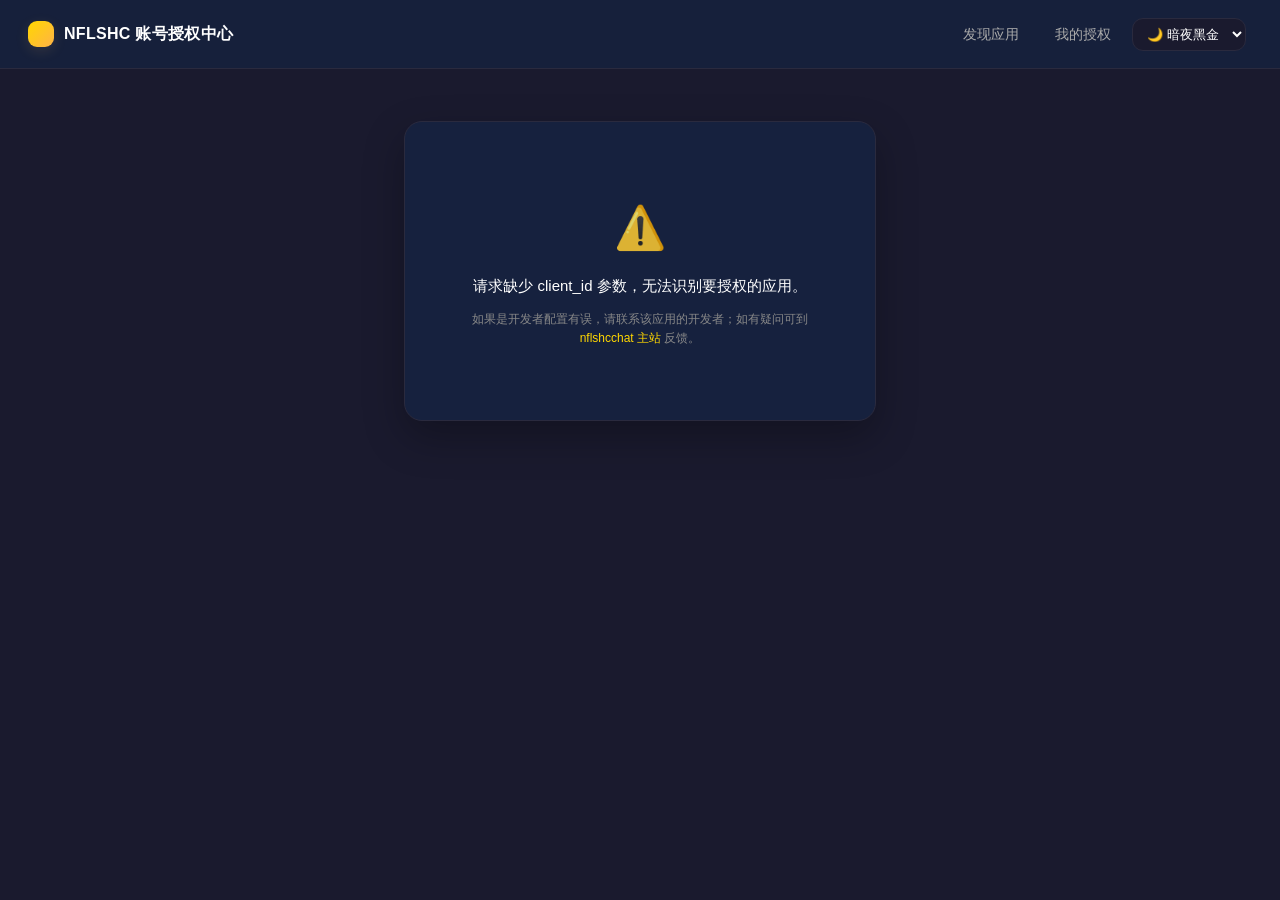
<file: authorize.html>
<!DOCTYPE html>
<html lang="zh-CN">
<head>
    <meta charset="UTF-8">
    <meta name="viewport" content="width=device-width, initial-scale=1.0">
    <title>授权确认 · NFLSHC 账号授权中心</title>
    <meta name="theme-color" content="#ffd700">
    <link rel="stylesheet" href="css/themes.css">
    <link rel="stylesheet" href="css/app.css">
    <script src="js/theme.js?v=1"></script>
</head>
<body>

<nav class="nav">
    <div class="nav-brand">
        <span class="dot"></span>
        <span>NFLSHC 账号授权中心</span>
    </div>
    <div class="nav-links">
        <a href="discover.html">发现应用</a>
        <a href="apps.html">我的授权</a>
        <select id="themeSelect" class="input" style="width:auto;padding:7px 10px;font-size:13px;"></select>
        <span class="nav-user" id="navUser"></span>
        <button id="logoutBtn" style="display:none;">退出登录</button>
    </div>
</nav>

<div class="wrap wrap-narrow">

    <div class="steps" id="steps">
        <div class="step active" id="stepLogin"><span class="step-num">1</span> 登录账号</div>
        <div class="step-line"></div>
        <div class="step" id="stepAuth"><span class="step-num">2</span> 确认授权</div>
    </div>

    <!-- 加载中 -->
    <div class="card" id="loadingCard">
        <div class="skeleton" style="width:60%;height:20px;margin-bottom:14px;"></div>
        <div class="skeleton" style="width:90%;margin-bottom:10px;"></div>
        <div class="skeleton" style="width:75%;"></div>
        <p class="hint" style="margin-top:18px;">正在读取授权请求…</p>
    </div>

    <!-- 错误 -->
    <div class="card" id="errorCard" style="display:none;">
        <div class="empty">
            <span class="icon">⚠️</span>
            <div id="errorText" style="font-size:15px;color:var(--text-primary);"></div>
            <p class="hint" style="margin-top:12px;">如果是开发者配置有误，请联系该应用的开发者；如有疑问可到 <a href="https://nflshcchat.cc.cd" target="_blank" rel="noopener">nflshcchat 主站</a> 反馈。</p>
        </div>
    </div>

    <!-- 登录 -->
    <div class="card" id="loginCard" style="display:none;">
        <h2 class="page-title" style="font-size:20px;">请先登录</h2>
        <p class="page-sub">授权前需要确认你的 nflshcchat 账号身份</p>
        <div class="alert alert-error" id="loginError" style="display:none;"></div>
        <div class="field">
            <label for="username">用户名</label>
            <input class="input" id="username" autocomplete="username" placeholder="请输入用户名">
        </div>
        <div class="field">
            <label for="password">密码</label>
            <div class="pw-wrap">
                <input class="input" id="password" type="password" autocomplete="current-password" placeholder="请输入密码">
                <button class="pw-toggle" type="button" onclick="togglePw('password', this)">👁️</button>
            </div>
        </div>
        <button class="btn btn-primary btn-block" id="loginBtn">登录并继续</button>
        <div class="auth-links" style="margin-top:14px;">
            <a href="register.html" id="registerLink">没有账号？立即注册</a>
            <a href="index.html" id="forgotLink">忘记密码？</a>
        </div>
    </div>

    <!-- 授权确认 -->
    <div class="card" id="consentCard" style="display:none;">
        <div class="app-head">
            <div class="app-logo" id="appLogo">🔗</div>
            <div style="min-width:0;">
                <div class="app-name" id="appName">应用</div>
                <div class="app-desc" id="appDesc"></div>
                <div class="app-meta" id="appMeta"></div>
            </div>
        </div>

        <div class="alert alert-info" style="margin-bottom:18px;">
            该应用请求访问以下信息。你可以取消勾选不想授权的内容，仅授权部分权限也能继续。
        </div>

        <ul class="scope-list" id="scopeList"></ul>

        <div id="alreadyGranted" class="alert alert-warning" style="display:none;margin-top:16px;"></div>

        <div class="modal-actions" style="margin-top:24px;">
            <button class="btn btn-ghost" id="denyBtn">拒绝</button>
            <button class="btn btn-primary" id="approveBtn">同意授权</button>
        </div>

        <p class="hint" style="margin-top:16px;text-align:center;">
            授权后你可以在 <a href="apps.html">我的授权</a> 中随时撤销。
        </p>
    </div>

    <!-- 完成 -->
    <div class="card" id="doneCard" style="display:none;">
        <div class="empty">
            <span class="icon" id="doneIcon">✅</span>
            <div id="doneText" style="font-size:16px;color:var(--text-primary);">授权成功，正在返回应用…</div>
            <p class="hint" style="margin-top:12px;">如果没有自动跳转，请 <a id="doneLink" href="#">点击这里</a>。</p>
        </div>
    </div>

</div>

<script src="js/api.js?v=1"></script>
<script>
(function () {
    'use strict';
    var U = window.NFLSHC.util;
    var OAuth = window.NFLSHC.OAuth;

    var params = new URLSearchParams(location.search);
    var clientId = params.get('client_id') || '';
    var redirectUri = params.get('redirect_uri') || '';
    var scopeRaw = params.get('scope') || '';
    var state = params.get('state') || '';
    var info = null;

    function show(id) {
        ['loadingCard', 'errorCard', 'loginCard', 'consentCard', 'doneCard'].forEach(function (x) {
            var el = document.getElementById(x);
            if (el) el.style.display = (x === id) ? 'block' : 'none';
        });
    }

    function fail(msg) {
        document.getElementById('errorText').textContent = msg;
        show('errorCard');
        document.getElementById('steps').style.display = 'none';
    }

    // ============ 主题选择 ============
    (function initTheme() {
        var sel = document.getElementById('themeSelect');
        var themes = ThemeManager.getThemes();
        Object.keys(themes).forEach(function (k) {
            var o = document.createElement('option');
            o.value = k; o.textContent = themes[k].icon + ' ' + themes[k].name;
            sel.appendChild(o);
        });
        sel.value = ThemeManager.getTheme();
        sel.addEventListener('change', function () { ThemeManager.setTheme(sel.value); });
    })();

    function renderNavUser() {
        var user = U.currentUser();
        var navUser = document.getElementById('navUser');
        var logoutBtn = document.getElementById('logoutBtn');
        if (user && user.username) {
            navUser.textContent = '👤 ' + user.username;
            logoutBtn.style.display = 'inline-block';
        } else {
            navUser.textContent = '';
            logoutBtn.style.display = 'none';
        }
    }

    document.getElementById('logoutBtn').addEventListener('click', function () {
        U.clearUser();
        renderNavUser();
        boot();
    });

    // ============ 启动 ============
    async function boot() {
        if (!clientId) { fail('请求缺少 client_id 参数，无法识别要授权的应用。'); return; }
        show('loadingCard');

        var user = await U.validateSession();
        renderNavUser();

        // 未登录：展示登录表单
        if (!user) {
            document.getElementById('steps').style.display = 'flex';
            document.getElementById('stepLogin').classList.add('active');
            document.getElementById('stepAuth').classList.remove('active');
            document.getElementById('registerLink').href = 'register.html?next=' + encodeURIComponent(location.href);
            show('loginCard');
            return;
        }

        await loadConsent();
    }

    // ============ 授权信息 ============
    async function loadConsent() {
        try {
            info = await OAuth.authorizeInfo(clientId, redirectUri, scopeRaw);
        } catch (e) {
            var code = (e.data && e.data.code) || '';
            var map = {
                invalid_client: '应用不存在或已被删除，请联系该应用的开发者。',
                client_suspended: '该应用已被管理员停用，暂时无法授权。',
                invalid_redirect_uri: '该应用的回调地址未正确登记，请联系该应用的开发者检查配置。',
                invalid_scope: '该应用未申请任何有效权限，请联系该应用的开发者。'
            };
            fail(map[code] || e.message || '无法读取授权请求。');
            return;
        }

        document.getElementById('steps').style.display = 'flex';
        document.getElementById('stepLogin').classList.remove('active');
        document.getElementById('stepAuth').classList.add('active');

        var c = info.client;
        document.getElementById('appName').textContent = c.name || '(未命名应用)';
        document.getElementById('appDesc').textContent = c.description || '';
        var metaParts = [];
        if (c.owner) metaParts.push('开发者：' + c.owner);
        if (c.homepage) metaParts.push('主页：' + c.homepage);
        document.getElementById('appMeta').textContent = metaParts.join(' · ');

        var logo = document.getElementById('appLogo');
        if (c.logo) {
            logo.textContent = '';
            logo.style.backgroundImage = 'url("' + String(c.logo).replace(/["\\]/g, '') + '")';
        } else {
            logo.textContent = '🔗';
        }

        // 权限清单（可勾选）
        var list = document.getElementById('scopeList');
        list.innerHTML = info.scopes.map(function (s) {
            return '<li class="scope-item' + (s.sensitive ? ' sensitive' : '') + '">' +
                '<input type="checkbox" class="scope-cb" value="' + U.escapeHtml(s.key) + '" checked ' +
                'style="margin-top:4px;width:17px;height:17px;accent-color:var(--accent-color);cursor:pointer;">' +
                '<div style="flex:1;min-width:0;">' +
                '<div class="scope-name">' + U.escapeHtml(s.name) +
                (s.sensitive ? '<span class="badge-sensitive">敏感</span>' : '') + '</div>' +
                '<div class="scope-desc">' + U.escapeHtml(s.desc) + '</div>' +
                '</div></li>';
        }).join('');

        // 已授权过的提示
        try {
            var grants = await OAuth.grants();
            var prev = (grants.grants || []).filter(function (g) { return g.clientId === c.clientId && !g.revoked; })[0];
            if (prev) {
                var el = document.getElementById('alreadyGranted');
                el.style.display = 'block';
                el.textContent = '你曾在 ' + new Date(prev.grantedAt).toLocaleString('zh-CN') + ' 授权过该应用，本次将更新授权范围。';
            }
        } catch (e) { /* 忽略 */ }

        show('consentCard');
    }

    // ============ 同意 / 拒绝 ============
    function selectedScopes() {
        return Array.prototype.slice.call(document.querySelectorAll('.scope-cb:checked')).map(function (cb) { return cb.value; });
    }

    document.getElementById('approveBtn').addEventListener('click', async function () {
        var scopes = selectedScopes();
        if (scopes.length === 0) { U.toast('请至少勾选一项权限，或点击「拒绝」', 'warning'); return; }
        var btn = this;
        btn.disabled = true;
        btn.classList.add('is-loading');
        try {
            var res = await OAuth.authorize({
                clientId: clientId, redirectUri: info.redirectUri, scopes: scopes, state: state, approve: true
            });
            finish(true, res.redirect);
        } catch (e) {
            U.toast(e.message || '授权失败', 'error');
            btn.disabled = false;
            btn.classList.remove('is-loading');
        }
    });

    document.getElementById('denyBtn').addEventListener('click', async function () {
        var btn = this;
        btn.disabled = true;
        try {
            var res = await OAuth.authorize({
                clientId: clientId, redirectUri: info ? info.redirectUri : redirectUri, scopes: [], state: state, approve: false
            });
            finish(false, res.redirect);
        } catch (e) {
            U.toast(e.message || '操作失败', 'error');
            btn.disabled = false;
        }
    });

    function finish(approved, redirect) {
        document.getElementById('steps').style.display = 'none';
        document.getElementById('doneIcon').textContent = approved ? '✅' : '🚫';
        document.getElementById('doneText').textContent = approved ? '授权成功，正在返回应用…' : '已拒绝授权，正在返回应用…';
        show('doneCard');
        if (redirect) {
            document.getElementById('doneLink').href = redirect;
            setTimeout(function () { location.href = redirect; }, 900);
        } else {
            document.getElementById('doneLink').href = 'apps.html';
            document.getElementById('doneText').textContent = '操作已完成（该应用未提供有效回调地址）。';
        }
    }

    // ============ 登录 ============
    async function doLogin() {
        var username = document.getElementById('username').value.trim();
        var password = document.getElementById('password').value;
        var errBox = document.getElementById('loginError');
        var btn = document.getElementById('loginBtn');
        errBox.style.display = 'none';
        if (!username || !password) {
            errBox.textContent = '请填写用户名和密码';
            errBox.style.display = 'block';
            return;
        }
        btn.disabled = true;
        btn.classList.add('is-loading');
        try {
            var hash = await U.hashPassword(password);
            var data = await window.NFLSHC.Account.login(username, hash);
            if (!data.token) throw new Error(data.error || '登录失败');
            window.AuthToken.set(data.token);
            U.saveUser({ username: data.username || username, isAdmin: !!data.isAdmin });
            renderNavUser();
            await loadConsent();
        } catch (e) {
            errBox.innerHTML = U.escapeHtml(e.message || '登录失败');
            if (/冻结|封禁|banned|frozen|申诉/i.test(e.message || '')) {
                errBox.innerHTML += ' <a href="index.html?appeal=1&username=' + encodeURIComponent(username) + '">前往申诉</a>';
            }
        } finally {
            btn.disabled = false;
            btn.classList.remove('is-loading');
        }
    }

    document.getElementById('loginBtn').addEventListener('click', doLogin);
    document.getElementById('password').addEventListener('keypress', function (e) { if (e.key === 'Enter') doLogin(); });
    document.getElementById('username').addEventListener('keypress', function (e) { if (e.key === 'Enter') document.getElementById('password').focus(); });

    window.togglePw = function (inputId, btn) {
        var input = document.getElementById(inputId);
        if (!input) return;
        var isPw = input.type === 'password';
        input.type = isPw ? 'text' : 'password';
        btn.textContent = isPw ? '🙈' : '👁️';
    };

    boot();
})();
</script>
</body>
</html>
</file>
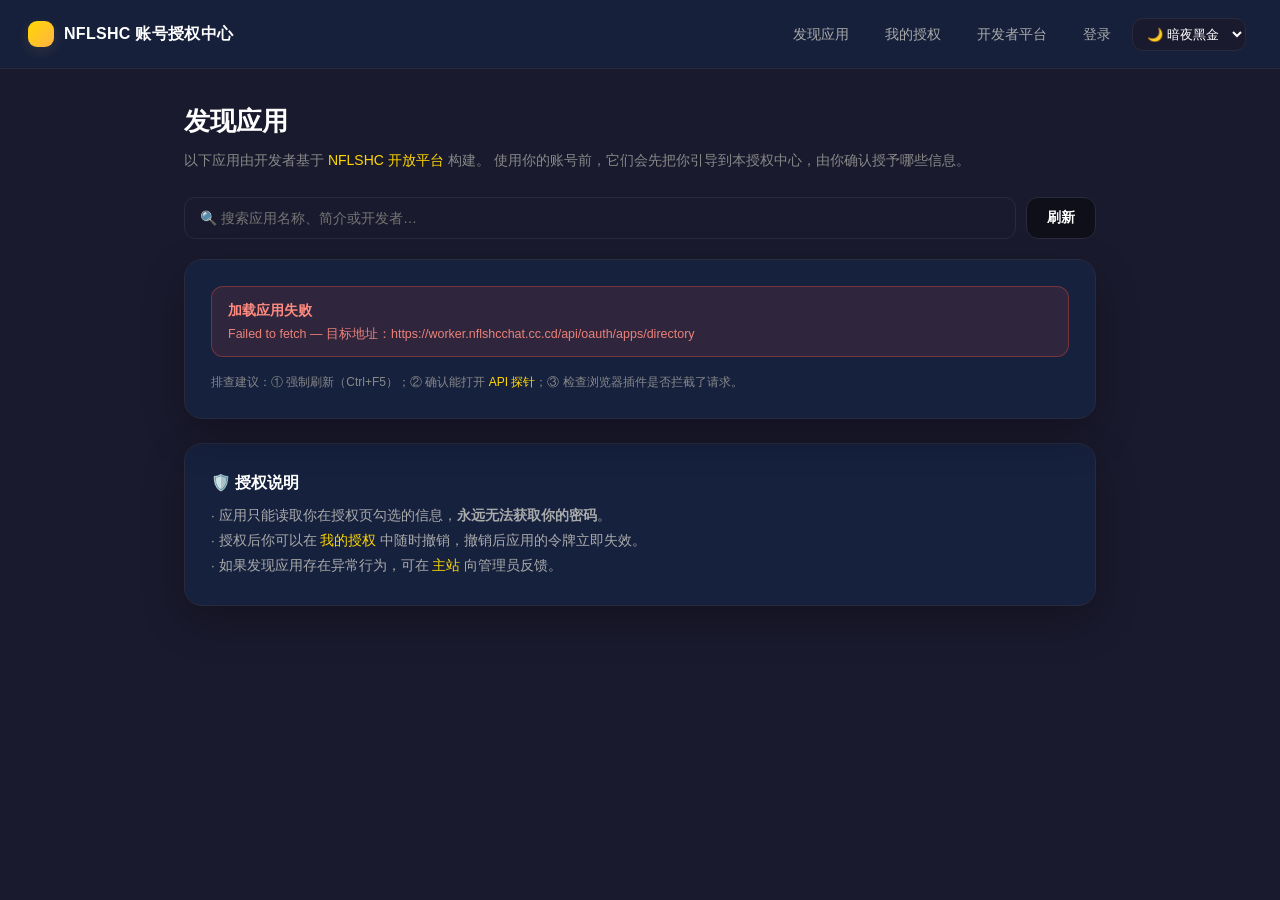
<file: discover.html>
<!DOCTYPE html>
<html lang="zh-CN">
<head>
    <meta charset="UTF-8">
    <meta name="viewport" content="width=device-width, initial-scale=1.0">
    <title>发现应用 · NFLSHC 账号授权中心</title>
    <meta name="theme-color" content="#ffd700">
    <link rel="stylesheet" href="css/themes.css">
    <link rel="stylesheet" href="css/app.css">
    <!-- theme.js 必须最先加载：提供 ThemeManager（主题）与 AuthToken（鉴权令牌） -->
    <script src="js/theme.js?v=2"></script>
    <style>
        /* 应用目录卡片 */
        .dir-grid { display: grid; grid-template-columns: repeat(auto-fill, minmax(280px, 1fr)); gap: 16px; }
        .dir-card {
            display: flex; flex-direction: column; gap: 12px;
            background: var(--bg-secondary); border: 1px solid var(--border-color);
            border-radius: 16px; padding: 18px;
            transition: transform .18s, border-color .18s, box-shadow .18s;
        }
        .dir-card:hover { transform: translateY(-3px); border-color: var(--accent-color); box-shadow: 0 14px 32px rgba(0,0,0,.32); }
        .dir-head { display: flex; gap: 12px; align-items: flex-start; }
        .dir-logo {
            width: 48px; height: 48px; border-radius: 13px; flex-shrink: 0;
            background: var(--bg-tertiary) center/cover no-repeat;
            border: 1px solid var(--border-color);
            display: flex; align-items: center; justify-content: center; font-size: 22px;
        }
        .dir-name { font-size: 16px; font-weight: 700; display: flex; align-items: center; gap: 6px; flex-wrap: wrap; }
        .dir-desc {
            font-size: 13px; color: var(--text-secondary); line-height: 1.65; flex: 1;
            display: -webkit-box; -webkit-line-clamp: 3; -webkit-box-orient: vertical; overflow: hidden;
        }
        .dir-meta { font-size: 12px; color: var(--text-muted); }
        .dir-foot { display: flex; align-items: center; justify-content: space-between; gap: 10px; margin-top: auto; }
        .tag {
            font-size: 11px; padding: 2px 9px; border-radius: 20px;
            background: var(--accent-color-alpha); color: var(--accent-color);
            border: 1px solid var(--accent-color);
        }
        .tag.bot { background: rgba(52,152,219,.14); color: #6cb6ef; border-color: rgba(52,152,219,.5); }
        .search-row { display: flex; gap: 10px; margin-bottom: 20px; flex-wrap: wrap; }
    </style>
</head>
<body>

<nav class="nav">
    <div class="nav-brand">
        <span class="dot"></span>
        <span>NFLSHC 账号授权中心</span>
    </div>
    <div class="nav-links">
        <a href="discover.html">发现应用</a>
        <a href="apps.html">我的授权</a>
        <a href="https://platform.nflshcchat.cc.cd" target="_blank" rel="noopener">开发者平台</a>
        <select id="themeSelect" class="input" style="width:auto;padding:7px 10px;font-size:13px;"></select>
        <span class="nav-user" id="navUser"></span>
        <button id="logoutBtn" style="display:none;">退出登录</button>
    </div>
</nav>

<div class="wrap">
    <h1 class="page-title">发现应用</h1>
    <p class="page-sub">
        以下应用由开发者基于 <a href="https://platform.nflshcchat.cc.cd" target="_blank" rel="noopener">NFLSHC 开放平台</a> 构建。
        使用你的账号前，它们会先把你引导到本授权中心，由你确认授予哪些信息。
    </p>

    <div class="search-row">
        <input class="input" id="searchBox" placeholder="🔍 搜索应用名称、简介或开发者…" style="flex:1;min-width:220px;">
        <button class="btn btn-ghost" id="refreshBtn">刷新</button>
    </div>

    <div id="appList" class="dir-grid">
        <div class="card" style="grid-column:1/-1;">
            <div class="skeleton" style="width:45%;height:18px;margin-bottom:14px;"></div>
            <div class="skeleton" style="width:80%;margin-bottom:10px;"></div>
            <div class="skeleton" style="width:65%;"></div>
        </div>
    </div>

    <div class="card" style="margin-top:24px;">
        <h3 style="font-size:16px;margin-bottom:8px;">🛡️ 授权说明</h3>
        <p style="font-size:13.5px;color:var(--text-secondary);line-height:1.85;">
            · 应用只能读取你在授权页勾选的信息，<strong>永远无法获取你的密码</strong>。<br>
            · 授权后你可以在 <a href="apps.html">我的授权</a> 中随时撤销，撤销后应用的令牌立即失效。<br>
            · 如果发现应用存在异常行为，可在 <a href="https://nflshcchat.cc.cd" target="_blank" rel="noopener">主站</a> 向管理员反馈。
        </p>
    </div>
</div>

<script src="js/api.js?v=2"></script>
<script>
(function () {
    'use strict';

    var API_URL = 'https://worker.nflshcchat.cc.cd/api/oauth/apps/directory';

    function showFatal(title, detail) {
        var el = document.getElementById('appList');
        if (!el) { alert(title + '\n' + (detail || '')); return; }
        el.innerHTML = '<div class="card" style="grid-column:1/-1;">' +
            '<div class="alert alert-error"><b>' + String(title).replace(/[<>&]/g, '') + '</b>' +
            (detail ? '<br><span style="font-size:12.5px;opacity:.9;word-break:break-all;">' + String(detail).replace(/[<>&]/g, '') + '</span>' : '') +
            '</div>' +
            '<p class="hint" style="margin-top:10px;">排查建议：① 强制刷新（Ctrl+F5）；② 确认能打开 <a href="https://worker.nflshcchat.cc.cd/api/oauth/scopes" target="_blank" rel="noopener">API 探针</a>；③ 检查浏览器插件是否拦截了请求。</p>' +
            '</div>';
    }

    // 全局兜底：脚本错误/未捕获的 Promise 拒绝也显示出来，避免只剩骨架屏
    window.addEventListener('error', function (e) {
        showFatal('页面脚本出错', (e && e.message) || '未知错误');
    });
    window.addEventListener('unhandledrejection', function (e) {
        var r = e && e.reason;
        showFatal('请求未完成', (r && (r.message || r)) || '未知原因');
    });

    // 依赖检查：api.js / theme.js 没加载成功时给出明确提示
    if (!window.NFLSHC || !window.NFLSHC.util || !window.NFLSHC.request) {
        showFatal('公共脚本未加载', 'js/api.js 或 js/theme.js 加载失败，请强制刷新（Ctrl+F5）重试。');
        return;
    }

    var U = window.NFLSHC.util;
    var appList = document.getElementById('appList');
    var searchBox = document.getElementById('searchBox');
    var allApps = [];

    (function () {
        var sel = document.getElementById('themeSelect');
        var themes = ThemeManager.getThemes();
        Object.keys(themes).forEach(function (k) {
            var o = document.createElement('option');
            o.value = k; o.textContent = themes[k].icon + ' ' + themes[k].name;
            sel.appendChild(o);
        });
        sel.value = ThemeManager.getTheme();
        sel.addEventListener('change', function () { ThemeManager.setTheme(sel.value); });
    })();

    document.getElementById('logoutBtn').addEventListener('click', async function () {
        try { await window.NFLSHC.request('/api/auth/logout', { method: 'POST' }); } catch (e) { /* 忽略 */ }
        U.clearUser();
        location.href = 'index.html';
    });

    var SCOPE_SHORT = {
        profile: '基本资料', email: '邮箱', rooms: '群聊列表',
        friends: '好友列表', messages: '消息内容', stats: '统计信息'
    };

    function render(apps) {
        if (apps.length === 0) {
            appList.innerHTML = '<div class="card" style="grid-column:1/-1;"><div class="empty">' +
                '<span class="icon">🔍</span>没有找到匹配的应用<br>' +
                '<span class="hint">换个关键词试试，或清空搜索框查看全部应用。</span></div></div>';
            return;
        }
        appList.innerHTML = apps.map(function (a) {
            var scopes = (a.scopes || []).slice(0, 4).map(function (s) {
                return '<span class="chip">' + U.escapeHtml(SCOPE_SHORT[s] || s) + '</span>';
            }).join('');
            var more = (a.scopes || []).length > 4 ? '<span class="chip muted">+' + ((a.scopes || []).length - 4) + '</span>' : '';
            return '<div class="dir-card">' +
                '<div class="dir-head">' +
                '<div class="dir-logo"' + (a.logo ? ' style="background-image:url(\'' + String(a.logo).replace(/["'\\]/g, '') + '\')"' : '') + '>' +
                (a.logo ? '' : '🔗') + '</div>' +
                '<div style="min-width:0;flex:1;">' +
                '<div class="dir-name">' + U.escapeHtml(a.name) +
                (a.isBot ? '<span class="tag bot">机器人</span>' : '') + '</div>' +
                '<div class="dir-meta">' + U.escapeHtml(a.owner || '未知开发者') + ' · ' +
                (a.authorizedUsers || 0) + ' 人已授权</div>' +
                '</div></div>' +
                '<div class="dir-desc">' + U.escapeHtml(a.description || '该应用未填写简介') + '</div>' +
                '<div class="grant-scopes">' + scopes + more + '</div>' +
                '<div class="dir-foot">' +
                (a.homepage ? '<a class="btn btn-ghost btn-sm" href="' + U.escapeHtml(a.homepage) + '" target="_blank" rel="noopener">访问官网</a>' : '<span></span>') +
                '<a class="btn btn-primary btn-sm" href="authorize.html?client_id=' + encodeURIComponent(a.clientId) + '">使用此应用</a>' +
                '</div></div>';
        }).join('');
    }

    function filter() {
        var q = searchBox.value.trim().toLowerCase();
        if (!q) { render(allApps); return; }
        render(allApps.filter(function (a) {
            return (a.name + ' ' + a.description + ' ' + a.owner).toLowerCase().indexOf(q) !== -1;
        }));
    }

    async function load() {
        appList.innerHTML = '<div class="card" style="grid-column:1/-1;"><div class="skeleton" style="width:40%;height:18px;margin-bottom:12px;"></div><div class="skeleton" style="width:75%;"></div></div>';
        try {
            // 直接调用公开接口（不经封装），便于把真实 HTTP 状态暴露到界面上
            var ctrl = new AbortController();
            var timer = setTimeout(function () { ctrl.abort(); }, 12000);
            var res;
            try {
                res = await fetch(API_URL, { signal: ctrl.signal, headers: { 'Accept': 'application/json' } });
            } finally { clearTimeout(timer); }

            if (!res.ok) {
                var body = '';
                try { body = (await res.text()).slice(0, 200); } catch (e) { /* 忽略 */ }
                showFatal('接口返回 HTTP ' + res.status, body || res.statusText || '');
                return;
            }
            var data = await res.json().catch(function () { return null; });
            if (!data) { showFatal('接口返回的不是合法 JSON', '请稍后重试'); return; }
            allApps = data.apps || [];
            if (allApps.length === 0) {
                appList.innerHTML = '<div class="card" style="grid-column:1/-1;"><div class="empty">' +
                    '<span class="icon">🚀</span>还没有应用上架<br>' +
                    '<span class="hint">成为第一个开发者：前往 <a href="https://platform.nflshcchat.cc.cd" target="_blank" rel="noopener">开发者平台</a> 创建应用。</span></div></div>';
                return;
            }
            filter();
        } catch (e) {
            var msg = (e && e.name === 'AbortError') ? '请求超时（12 秒无响应）' : ((e && e.message) || String(e));
            showFatal('加载应用失败', msg + ' — 目标地址：' + API_URL);
        }
    }

    searchBox.addEventListener('input', filter);
    document.getElementById('refreshBtn').addEventListener('click', load);

    (async function boot() {
        // 应用目录是公开接口，未登录也能浏览
        var user = U.currentUser();
        if (user && user.username) {
            document.getElementById('navUser').textContent = '👤 ' + user.username;
            document.getElementById('logoutBtn').style.display = 'inline-block';
        } else {
            document.getElementById('logoutBtn').style.display = 'none';
            var nav = document.querySelector('.nav-links');
            var loginLink = document.createElement('a');
            loginLink.href = 'index.html?next=' + encodeURIComponent('discover.html');
            loginLink.textContent = '登录';
            nav.insertBefore(loginLink, document.getElementById('themeSelect'));
        }
        await load();
    })();
})();
</script>
</body>
</html>
</file>
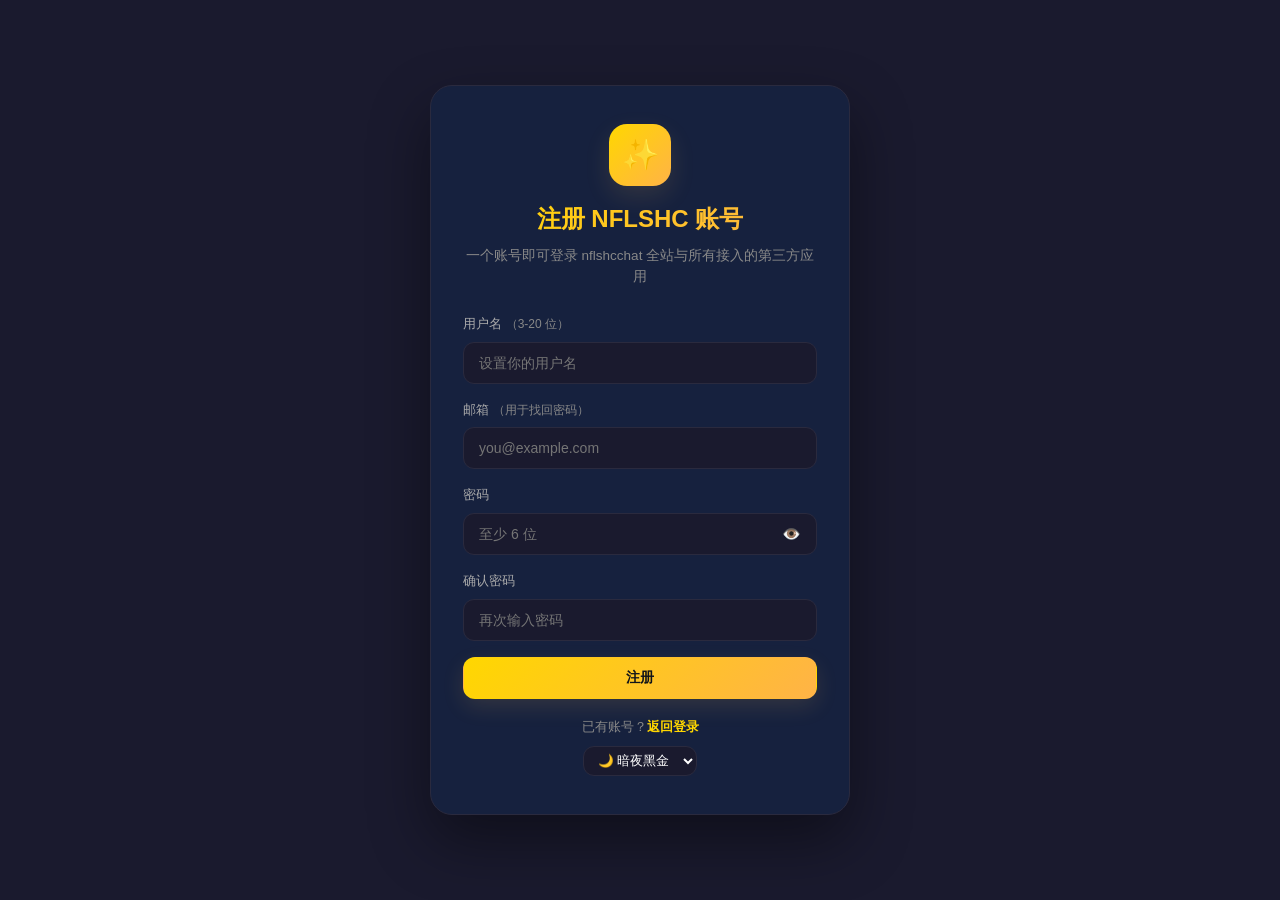
<file: register.html>
<!DOCTYPE html>
<html lang="zh-CN">
<head>
    <meta charset="UTF-8">
    <meta name="viewport" content="width=device-width, initial-scale=1.0">
    <title>注册 · NFLSHC 账号授权中心</title>
    <meta name="theme-color" content="#ffd700">
    <link rel="stylesheet" href="css/themes.css">
    <link rel="stylesheet" href="css/app.css">
    <script src="js/theme.js?v=1"></script>
</head>
<body>

<div class="auth-page">
    <div class="auth-card">
        <div class="auth-logo">✨</div>
        <h1 class="auth-title">注册 NFLSHC 账号</h1>
        <p class="auth-sub">一个账号即可登录 nflshcchat 全站与所有接入的第三方应用</p>

        <div class="alert alert-error" id="msgBox" style="display:none;"></div>

        <div class="field">
            <label for="username">用户名 <span class="hint" style="display:inline;">（3-20 位）</span></label>
            <input class="input" id="username" autocomplete="username" placeholder="设置你的用户名">
        </div>
        <div class="field">
            <label for="email">邮箱 <span class="hint" style="display:inline;">（用于找回密码）</span></label>
            <input class="input" id="email" type="email" autocomplete="email" placeholder="you@example.com">
        </div>
        <div class="field">
            <label for="password">密码</label>
            <div class="pw-wrap">
                <input class="input" id="password" type="password" autocomplete="new-password" placeholder="至少 6 位">
                <button class="pw-toggle" type="button" onclick="togglePw('password', this)">👁️</button>
            </div>
        </div>
        <div class="field">
            <label for="password2">确认密码</label>
            <input class="input" id="password2" type="password" autocomplete="new-password" placeholder="再次输入密码">
        </div>

        <button class="btn btn-primary btn-block" id="registerBtn">注册</button>

        <div class="auth-foot">
            已有账号？<a href="index.html" id="loginLink">返回登录</a>
        </div>
        <div class="auth-foot" style="margin-top:8px;">
            <select id="themeSelect" class="input" style="width:auto;padding:6px 10px;font-size:12.5px;"></select>
        </div>
    </div>
</div>

<script src="js/api.js?v=1"></script>
<script>
(function () {
    'use strict';
    var U = window.NFLSHC.util;
    var A = window.NFLSHC.Account;
    var params = new URLSearchParams(location.search);
    var next = params.get('next') || '';

    (function () {
        var sel = document.getElementById('themeSelect');
        var themes = ThemeManager.getThemes();
        Object.keys(themes).forEach(function (k) {
            var o = document.createElement('option');
            o.value = k; o.textContent = themes[k].icon + ' ' + themes[k].name;
            sel.appendChild(o);
        });
        sel.value = ThemeManager.getTheme();
        sel.addEventListener('change', function () { ThemeManager.setTheme(sel.value); });
    })();

    if (next) {
        document.getElementById('loginLink').href = 'index.html?next=' + encodeURIComponent(next);
    }

    function msg(text, type) {
        var box = document.getElementById('msgBox');
        box.className = 'alert alert-' + (type || 'error');
        box.innerHTML = text;
        box.style.display = 'block';
    }

    document.getElementById('registerBtn').addEventListener('click', async function () {
        var username = document.getElementById('username').value.trim();
        var email = document.getElementById('email').value.trim();
        var pw = document.getElementById('password').value;
        var pw2 = document.getElementById('password2').value;
        var btn = this;
        document.getElementById('msgBox').style.display = 'none';

        if (username.length < 3 || username.length > 20) { msg('用户名长度需为 3-20 个字符'); return; }
        if (!/^[A-Za-z0-9_\u4e00-\u9fa5-]+$/.test(username)) { msg('用户名只能包含中文、字母、数字、下划线和短横线'); return; }
        if (!/^[^\s@]+@[^\s@]+\.[^\s@]+$/.test(email)) { msg('请输入有效的邮箱地址'); return; }
        if (pw.length < 6) { msg('密码至少 6 位'); return; }
        if (pw !== pw2) { msg('两次输入的密码不一致'); return; }

        btn.disabled = true;
        btn.classList.add('is-loading');
        try {
            var hash = await U.hashPassword(pw);
            await A.register(username, hash, email);
            msg('注册成功！正在前往登录…', 'success');
            setTimeout(function () {
                location.href = 'index.html' + (next ? ('?next=' + encodeURIComponent(next)) : '');
            }, 1100);
        } catch (e) {
            var text = e.message || '注册失败';
            if (e.status === 409 || /已存在/.test(text)) text = '该用户名已被注册，请换一个';
            if (e.status === 403 || /封禁/.test(text)) text = '当前网络环境已被限制注册，请联系管理员';
            msg(U.escapeHtml(text));
        } finally {
            btn.disabled = false;
            btn.classList.remove('is-loading');
        }
    });

    document.getElementById('password2').addEventListener('keypress', function (e) {
        if (e.key === 'Enter') document.getElementById('registerBtn').click();
    });

    window.togglePw = function (inputId, btn) {
        var input = document.getElementById(inputId);
        var isPw = input.type === 'password';
        input.type = isPw ? 'text' : 'password';
        btn.textContent = isPw ? '🙈' : '👁️';
    };
})();
</script>
</body>
</html>
</file>
<file: css/themes.css>
:root {
    --bg-primary: #1a1a2e;
    --bg-secondary: #16213e;
    --bg-tertiary: #0f0f1a;
    --text-primary: #ffffff;
    --text-secondary: #aaa;
    --border-color: #2a2a3e;
    --accent-color: #ffd700;
    --extra-purple: #9b59b6;
    --accent-hover: #ffb347;
    --input-bg: #0f0f1a;
    --danger: #dc3545;
    --success: #28a745;
    --warning: #f39c12;
    --info: #3498db;
    --text-muted: #888;
    --accent-color-alpha: rgba(255, 200, 87, 0.12);
    --hover-bg: rgba(255, 255, 255, 0.07);
    /* 登录/注册页专用变量 */
    --login-card-bg: rgba(255,255,255,0.95);
    --login-input-bg: #ffffff;
    --login-input-border: #e0e0e0;
    --login-input-text: #333;
    --login-heading: #1a1a2e;
    --login-subtext: #666;
    --login-body-gradient: linear-gradient(135deg, #1a1a2e 0%, #16213e 100%);
    --modal-bg: #16213e;
    --modal-border: #ffd700;
    --modal-input-bg: #1a1a2e;
    --modal-input-text: #fff;
    --modal-input-border: #2a2a3e;
    --modal-hint-text: #888;
}

[data-theme="light"] {
    --bg-primary: #f5f5f5;
    --bg-secondary: #ffffff;
    --bg-tertiary: #e8e8e8;
    --text-primary: #1a1a2e;
    --text-secondary: #666;
    --border-color: #ddd;
    --accent-color: #b8860b;
    --extra-purple: #9b59b6;
    --accent-hover: #d4a017;
    --input-bg: #ffffff;
    --text-muted: #999;
    --accent-color-alpha: rgba(184, 134, 11, 0.1);
    --hover-bg: rgba(0, 0, 0, 0.04);
    --login-card-bg: rgba(255,255,255,0.95);
    --login-input-bg: #ffffff;
    --login-input-border: #ddd;
    --login-input-text: #333;
    --login-heading: #1a1a2e;
    --login-subtext: #666;
    --login-body-gradient: linear-gradient(135deg, #e0e0e8 0%, #c8ccd4 100%);
    --modal-bg: #ffffff;
    --modal-border: #b8860b;
    --modal-input-bg: #f0f0f0;
    --modal-input-text: #333;
    --modal-input-border: #ddd;
    --modal-hint-text: #888;
}

[data-theme="blue"] {
    --bg-primary: #0d2137;
    --bg-secondary: #122c47;
    --bg-tertiary: #091a2c;
    --text-primary: #ffffff;
    --text-secondary: #aaa;
    --border-color: #1a3a5c;
    --accent-color: #3498db;
    --extra-purple: #9b59b6;
    --accent-hover: #2980b9;
    --input-bg: #091a2c;
    --text-muted: #aaa;
    --accent-color-alpha: rgba(52, 152, 219, 0.12);
    --login-card-bg: rgba(255,255,255,0.95);
    --login-input-bg: #ffffff;
    --login-input-border: #e0e0e0;
    --login-input-text: #333;
    --login-heading: #1a1a2e;
    --login-subtext: #666;
    --login-body-gradient: linear-gradient(135deg, #0d2137 0%, #091a2c 100%);
    --modal-bg: #122c47;
    --modal-border: #3498db;
    --modal-input-bg: #0d2137;
    --modal-input-text: #fff;
    --modal-input-border: #1a3a5c;
    --modal-hint-text: #aaa;
}

[data-theme="purple"] {
    --bg-primary: #1a0a2e;
    --bg-secondary: #251545;
    --bg-tertiary: #0f0520;
    --text-primary: #ffffff;
    --text-secondary: #aaa;
    --border-color: #3a1a6e;
    --accent-color: #9b59b6;
    --extra-purple: #c77dff;
    --accent-hover: #8e44ad;
    --input-bg: #0f0520;
    --text-muted: #aaa;
    --accent-color-alpha: rgba(155, 89, 182, 0.12);
    --login-card-bg: rgba(255,255,255,0.95);
    --login-input-bg: #ffffff;
    --login-input-border: #e0e0e0;
    --login-input-text: #333;
    --login-heading: #1a1a2e;
    --login-subtext: #666;
    --login-body-gradient: linear-gradient(135deg, #1a0a2e 0%, #0f0520 100%);
    --modal-bg: #251545;
    --modal-border: #9b59b6;
    --modal-input-bg: #1a0a2e;
    --modal-input-text: #fff;
    --modal-input-border: #3a1a6e;
    --modal-hint-text: #aaa;
}

[data-theme="green"] {
    --bg-primary: #0a2e1a;
    --bg-secondary: #0f4525;
    --bg-tertiary: #052010;
    --text-primary: #ffffff;
    --text-secondary: #aaa;
    --border-color: #1a5c3a;
    --accent-color: #2ecc71;
    --extra-purple: #9b59b6;
    --accent-hover: #27ae60;
    --input-bg: #052010;
    --text-muted: #aaa;
    --accent-color-alpha: rgba(46, 204, 113, 0.12);
    --login-card-bg: rgba(255,255,255,0.95);
    --login-input-bg: #ffffff;
    --login-input-border: #e0e0e0;
    --login-input-text: #333;
    --login-heading: #1a1a2e;
    --login-subtext: #666;
    --login-body-gradient: linear-gradient(135deg, #0a2e1a 0%, #052010 100%);
    --modal-bg: #0f4525;
    --modal-border: #2ecc71;
    --modal-input-bg: #0a2e1a;
    --modal-input-text: #fff;
    --modal-input-border: #1a5c3a;
    --modal-hint-text: #aaa;
}

body {
    background: var(--bg-primary);
    color: var(--text-primary);
    transition: background 0.3s, color 0.3s;
}

.nav, .card, .modal-content, .room-selector, .search-card, .room-card, .user-item, .favorite-item, .result-item, .player-card, .history-list {
    background: var(--bg-secondary);
    color: var(--text-primary);
    border-color: var(--border-color);
}

/* 导航栏链接默认继承文字颜色 */
.nav a, .top-bar a {
    color: var(--text-primary);
}
.nav a:hover, .top-bar a:hover {
    color: var(--accent-color);
}

.room-item, .notice-item, .rank-item, .export-option {
    background: var(--bg-tertiary);
}

.chat-input, select, input, textarea, .search-input input, .search-filters select, .search-filters input {
    background: var(--input-bg);
    color: var(--text-primary);
    border-color: var(--border-color);
}

/* 登录/注册页白卡片内的输入框不受全局主题覆盖 */
.login-container input,
.login-container textarea,
.login-container select,
.register-container input,
.register-container textarea,
.register-container select {
    background: var(--login-input-bg) !important;
    color: var(--login-input-text) !important;
    border-color: var(--login-input-border) !important;
}

.rank-number, .stat-number, .room-name, .chat-header h3 {
    color: var(--accent-color);
}

.btn {
    background: linear-gradient(135deg, var(--accent-color) 0%, var(--accent-hover) 100%);
    color: #1a1a2e;
}

.message-bubble:not(.own .message-bubble) {
    background: var(--bg-tertiary);
}

.message.own .message-bubble {
    background: linear-gradient(135deg, var(--accent-color) 0%, var(--accent-hover) 100%);
}
</file>
<file: css/app.css>
/**
 * NFLSHC 账号授权中心 · 公共样式
 * 依赖 css/themes.css 中的主题变量
 */

* { margin: 0; padding: 0; box-sizing: border-box; }

body {
    font-family: -apple-system, BlinkMacSystemFont, 'Segoe UI', Roboto, 'Helvetica Neue', Arial, sans-serif;
    background: var(--bg-primary);
    color: var(--text-primary);
    min-height: 100vh;
    line-height: 1.6;
    -webkit-font-smoothing: antialiased;
}

a { color: var(--accent-color); text-decoration: none; transition: opacity .2s; }
a:hover { opacity: .8; }

/* ============ 顶部导航 ============ */
.nav {
    position: sticky; top: 0; z-index: 50;
    display: flex; align-items: center; justify-content: space-between;
    gap: 16px; padding: 14px 28px;
    background: color-mix(in srgb, var(--bg-secondary) 88%, transparent);
    backdrop-filter: blur(14px);
    border-bottom: 1px solid var(--border-color);
}
.nav-brand { display: flex; align-items: center; gap: 10px; font-weight: 700; font-size: 16px; letter-spacing: .3px; }
.nav-brand .dot {
    width: 26px; height: 26px; border-radius: 9px;
    background: linear-gradient(135deg, var(--accent-color), var(--accent-hover));
    box-shadow: 0 4px 14px var(--accent-color-alpha);
}
.nav-links { display: flex; align-items: center; gap: 6px; flex-wrap: wrap; }
.nav-links a, .nav-links button {
    padding: 8px 14px; border-radius: 10px; font-size: 14px;
    color: var(--text-secondary); border: 1px solid transparent;
    background: transparent; cursor: pointer; transition: all .2s;
    font-family: inherit;
}
.nav-links a:hover, .nav-links button:hover {
    color: var(--text-primary); background: var(--bg-tertiary); border-color: var(--border-color);
}
.nav-user { font-size: 13px; color: var(--text-muted); }

/* ============ 容器 ============ */
.wrap { max-width: 960px; margin: 0 auto; padding: 32px 24px 72px; }
.wrap-narrow { max-width: 520px; }

.page-title { font-size: 26px; font-weight: 700; margin-bottom: 6px; }
.page-sub { color: var(--text-muted); font-size: 14px; margin-bottom: 26px; }

.card {
    background: var(--bg-secondary);
    border: 1px solid var(--border-color);
    border-radius: 18px;
    padding: 26px;
    box-shadow: 0 16px 40px rgba(0, 0, 0, .28);
}
.card + .card { margin-top: 20px; }

/* ============ 表单 ============ */
.field { margin-bottom: 16px; }
.field label { display: block; font-size: 13px; color: var(--text-secondary); margin-bottom: 7px; font-weight: 500; }
.input, textarea.input, select.input {
    width: 100%; padding: 12px 15px; font-size: 14px; font-family: inherit;
    background: var(--bg-primary); color: var(--text-primary);
    border: 1px solid var(--border-color); border-radius: 11px;
    transition: border-color .2s, box-shadow .2s; outline: none;
}
.input:focus { border-color: var(--accent-color); box-shadow: 0 0 0 3px var(--accent-color-alpha); }
textarea.input { resize: vertical; min-height: 92px; line-height: 1.6; }

.hint { font-size: 12px; color: var(--text-muted); margin-top: 6px; }

/* ============ 按钮 ============ */
.btn {
    display: inline-flex; align-items: center; justify-content: center; gap: 8px;
    padding: 11px 20px; font-size: 14px; font-weight: 600; font-family: inherit;
    border-radius: 12px; border: 1px solid transparent; cursor: pointer;
    transition: transform .16s, box-shadow .22s, background .22s, opacity .2s;
    position: relative; overflow: hidden;
}
.btn:active { transform: translateY(1px) scale(.995); }
.btn:disabled { opacity: .55; cursor: not-allowed; }
.btn-primary {
    background: linear-gradient(135deg, var(--accent-color), var(--accent-hover));
    color: #10131a;
    box-shadow: 0 8px 22px var(--accent-color-alpha);
}
.btn-primary:hover:not(:disabled) { box-shadow: 0 12px 30px var(--accent-color-alpha); transform: translateY(-1px); }
.btn-ghost {
    background: var(--bg-tertiary); color: var(--text-primary); border-color: var(--border-color);
}
.btn-ghost:hover:not(:disabled) { border-color: var(--accent-color); color: var(--accent-color); }
.btn-danger { background: var(--danger, #e74c3c); color: #fff; }
.btn-danger:hover:not(:disabled) { filter: brightness(1.08); }
.btn-block { width: 100%; }
.btn-sm { padding: 7px 13px; font-size: 13px; border-radius: 9px; }

/* 按钮加载动画（生成态） */
.btn.is-loading { cursor: progress; }
.btn.is-loading::after {
    content: ''; width: 14px; height: 14px; border-radius: 50%;
    border: 2px solid rgba(255, 255, 255, .35); border-top-color: #fff;
    animation: btn-spin .7s linear infinite;
}
@keyframes btn-spin { to { transform: rotate(360deg); } }

/* 页面加载骨架 */
.skeleton {
    background: linear-gradient(90deg, var(--bg-tertiary) 25%, var(--bg-secondary) 37%, var(--bg-tertiary) 63%);
    background-size: 400% 100%;
    animation: skeleton 1.3s ease-in-out infinite;
    border-radius: 10px; height: 14px;
}
@keyframes skeleton { 0% { background-position: 100% 50%; } 100% { background-position: 0 50%; } }

/* ============ 提示条 ============ */
.alert { padding: 12px 16px; border-radius: 12px; font-size: 14px; margin-bottom: 16px; border: 1px solid transparent; }
.alert-error { background: rgba(231, 76, 60, .12); border-color: rgba(231, 76, 60, .4); color: #ff8b7f; }
.alert-success { background: rgba(46, 204, 113, .12); border-color: rgba(46, 204, 113, .4); color: #6ee7a8; }
.alert-info { background: var(--accent-color-alpha); border-color: var(--accent-color); color: var(--accent-color); }
.alert-warning { background: rgba(243, 156, 18, .12); border-color: rgba(243, 156, 18, .4); color: #f7c46c; }
.alert ul { margin: 6px 0 0 18px; }

/* ============ 应用/权限列表 ============ */
.app-head { display: flex; gap: 16px; align-items: flex-start; margin-bottom: 22px; }
.app-logo {
    width: 60px; height: 60px; border-radius: 16px; flex-shrink: 0;
    background: var(--bg-tertiary) center/cover no-repeat;
    border: 1px solid var(--border-color);
    display: flex; align-items: center; justify-content: center;
    font-size: 26px; color: var(--accent-color);
}
.app-name { font-size: 20px; font-weight: 700; }
.app-desc { color: var(--text-secondary); font-size: 14px; margin-top: 4px; }
.app-meta { font-size: 12px; color: var(--text-muted); margin-top: 6px; }

.scope-list { list-style: none; display: flex; flex-direction: column; gap: 10px; }
.scope-item {
    display: flex; gap: 12px; align-items: flex-start;
    padding: 13px 15px; border-radius: 13px;
    background: var(--bg-tertiary); border: 1px solid var(--border-color);
    transition: border-color .2s, transform .18s;
}
.scope-item:hover { border-color: var(--accent-color); transform: translateX(2px); }
.scope-item.sensitive { border-color: rgba(243, 156, 18, .45); }
.scope-ico { font-size: 17px; line-height: 1.4; }
.scope-name { font-size: 14px; font-weight: 600; }
.scope-desc { font-size: 12.5px; color: var(--text-muted); margin-top: 2px; }
.badge-sensitive {
    display: inline-block; margin-left: 8px; padding: 1px 8px; font-size: 11px;
    border-radius: 20px; background: rgba(243, 156, 18, .18); color: #f7c46c;
    border: 1px solid rgba(243, 156, 18, .4); vertical-align: middle;
}

/* ============ 授权管理列表 ============ */
.grant-row {
    display: flex; align-items: center; gap: 16px;
    padding: 16px; border-radius: 14px;
    background: var(--bg-tertiary); border: 1px solid var(--border-color);
    transition: border-color .2s, transform .18s;
}
.grant-row + .grant-row { margin-top: 12px; }
.grant-row:hover { border-color: var(--accent-color); transform: translateY(-1px); }
.grant-main { flex: 1; min-width: 0; }
.grant-name { font-weight: 600; font-size: 15px; }
.grant-scopes { display: flex; flex-wrap: wrap; gap: 6px; margin-top: 8px; }
.chip {
    font-size: 11.5px; padding: 3px 10px; border-radius: 20px;
    background: var(--accent-color-alpha); color: var(--accent-color);
    border: 1px solid var(--accent-color);
}
.chip.muted { background: var(--bg-secondary); color: var(--text-muted); border-color: var(--border-color); }
.chip.danger { background: rgba(231, 76, 60, .12); color: #ff8b7f; border-color: rgba(231, 76, 60, .4); }

/* ============ 弹窗 ============ */
.modal-mask {
    position: fixed; inset: 0; background: rgba(0, 0, 0, .62);
    display: none; align-items: center; justify-content: center; z-index: 200;
    padding: 20px; backdrop-filter: blur(3px);
}
.modal-mask.show { display: flex; animation: fade-in .2s ease; }
@keyframes fade-in { from { opacity: 0; } to { opacity: 1; } }
.modal {
    width: 100%; max-width: 440px; background: var(--bg-secondary);
    border: 1px solid var(--border-color); border-radius: 18px; padding: 26px;
    box-shadow: 0 24px 60px rgba(0, 0, 0, .5);
    animation: pop-in .24s cubic-bezier(.2, .9, .3, 1.2);
    max-height: 88vh; overflow-y: auto;
}
@keyframes pop-in { from { opacity: 0; transform: translateY(14px) scale(.97); } to { opacity: 1; transform: none; } }
.modal h3 { font-size: 18px; margin-bottom: 6px; }
.modal .modal-sub { font-size: 13px; color: var(--text-muted); margin-bottom: 18px; }
.modal-actions { display: flex; gap: 10px; margin-top: 20px; }
.modal-actions .btn { flex: 1; }

/* ============ 空状态 ============ */
.empty { text-align: center; padding: 46px 20px; color: var(--text-muted); }
.empty .icon { font-size: 42px; display: block; margin-bottom: 12px; opacity: .85; }

/* ============ 登录页 ============ */
.auth-page { display: flex; align-items: center; justify-content: center; min-height: 100vh; padding: 24px; }
.auth-card {
    width: 100%; max-width: 420px;
    background: var(--bg-secondary); border: 1px solid var(--border-color);
    border-radius: 22px; padding: 38px 32px;
    box-shadow: 0 26px 60px rgba(0, 0, 0, .42);
    animation: pop-in .3s ease;
}
.auth-logo {
    width: 62px; height: 62px; margin: 0 auto 14px; border-radius: 18px;
    background: linear-gradient(135deg, var(--accent-color), var(--accent-hover));
    display: flex; align-items: center; justify-content: center;
    font-size: 30px; box-shadow: 0 10px 26px var(--accent-color-alpha);
}
.auth-title {
    font-size: 24px; font-weight: 700; text-align: center; margin-bottom: 6px;
    background: linear-gradient(135deg, var(--accent-color), var(--accent-hover));
    -webkit-background-clip: text; background-clip: text; -webkit-text-fill-color: transparent;
}
.auth-sub { text-align: center; color: var(--text-muted); font-size: 13.5px; margin-bottom: 26px; }
.auth-foot { text-align: center; margin-top: 18px; font-size: 13px; color: var(--text-muted); }
.auth-foot a { font-weight: 600; }
.auth-links { display: flex; justify-content: space-between; font-size: 13px; margin-top: 4px; }

/* 密码可见性切换 */
.pw-wrap { position: relative; }
.pw-toggle {
    position: absolute; right: 10px; top: 50%; transform: translateY(-50%);
    background: none; border: none; cursor: pointer; font-size: 15px;
    color: var(--text-muted); padding: 4px 6px; border-radius: 8px;
}
.pw-toggle:hover { color: var(--accent-color); }

/* ============ 分步提示（授权页） ============ */
.steps { display: flex; align-items: center; gap: 8px; margin-bottom: 22px; font-size: 12.5px; color: var(--text-muted); }
.step { display: flex; align-items: center; gap: 6px; }
.step-num {
    width: 20px; height: 20px; border-radius: 50%; display: inline-flex;
    align-items: center; justify-content: center; font-size: 11px; font-weight: 700;
    background: var(--bg-tertiary); border: 1px solid var(--border-color);
}
.step.active .step-num { background: var(--accent-color); color: #10131a; border-color: var(--accent-color); }
.step.active { color: var(--text-primary); font-weight: 600; }
.step-line { flex: 1; height: 1px; background: var(--border-color); }

/* ============ 响应式 ============ */
@media (max-width: 640px) {
    .wrap { padding: 22px 16px 60px; }
    .nav { padding: 12px 16px; }
    .nav-links a, .nav-links button { padding: 7px 10px; font-size: 13px; }
    .card { padding: 20px; border-radius: 16px; }
    .grant-row { flex-direction: column; align-items: stretch; }
    .app-head { flex-direction: column; }
}
</file>
